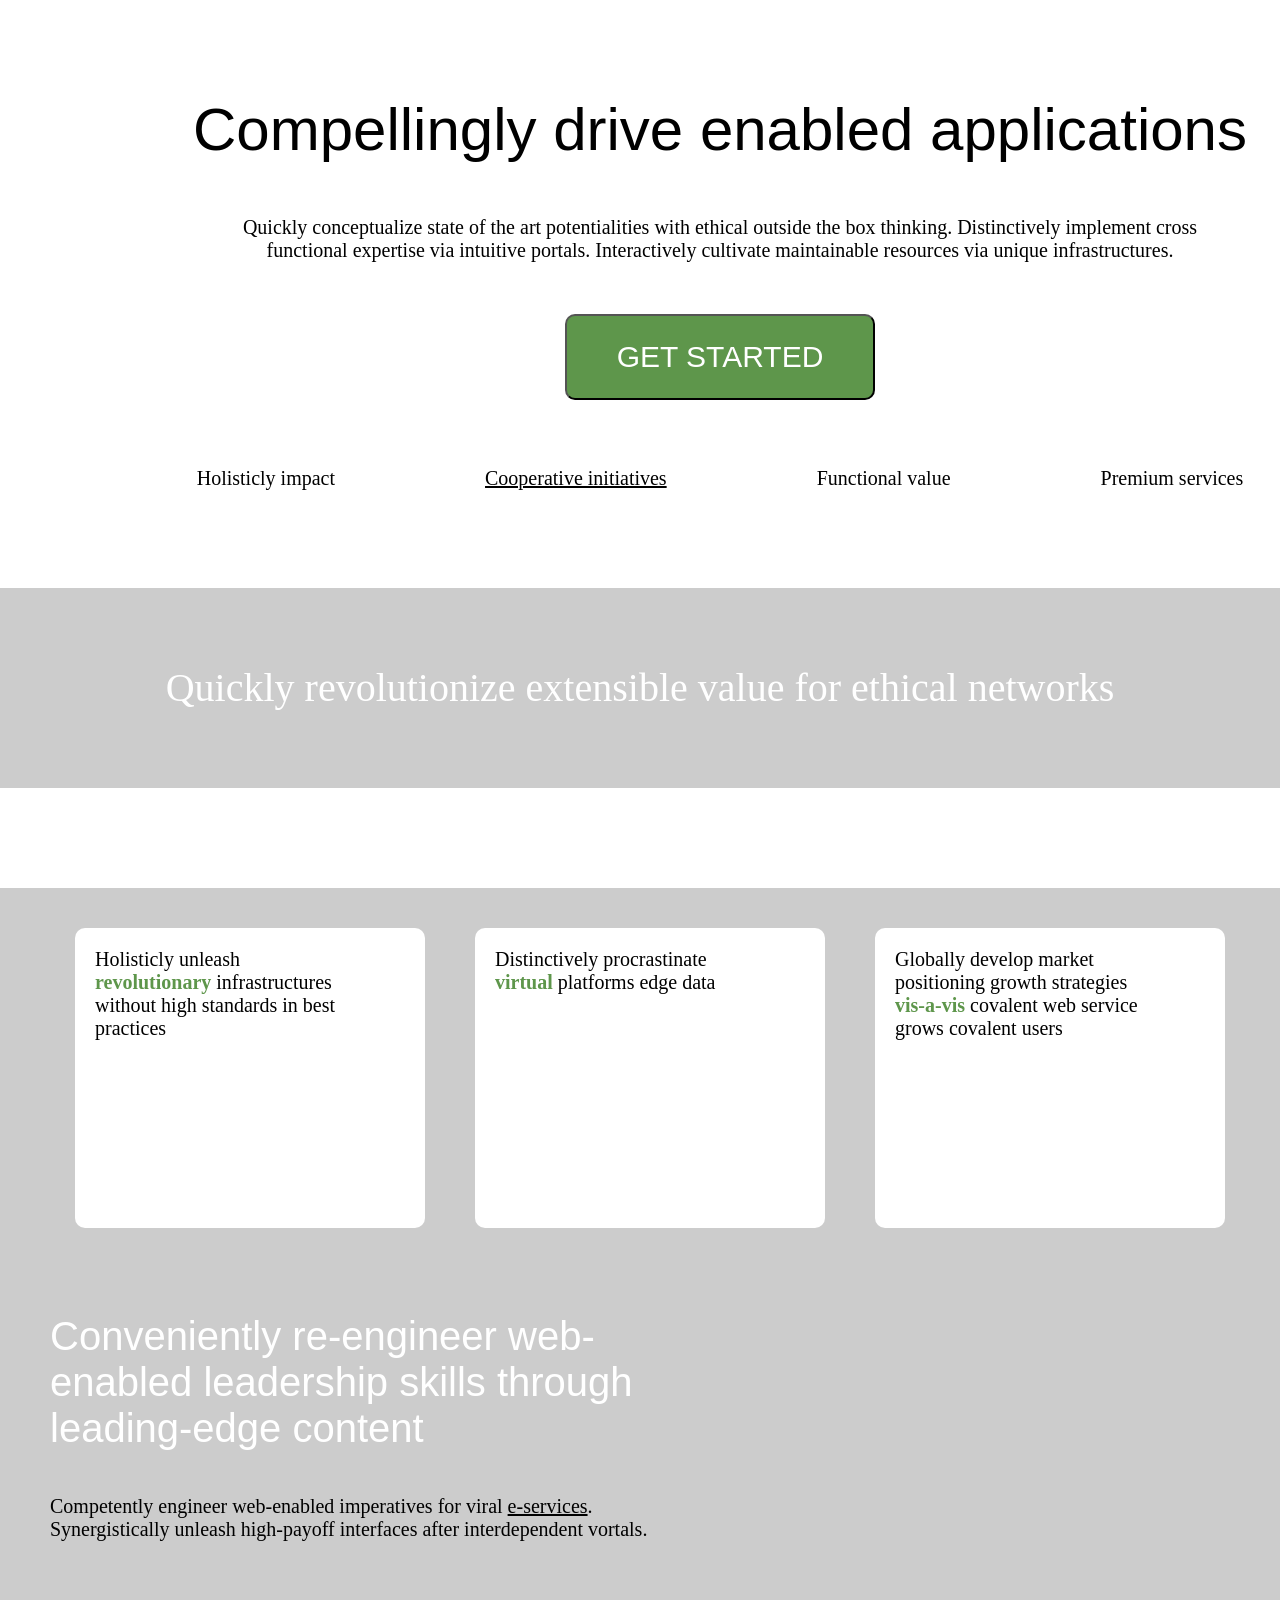
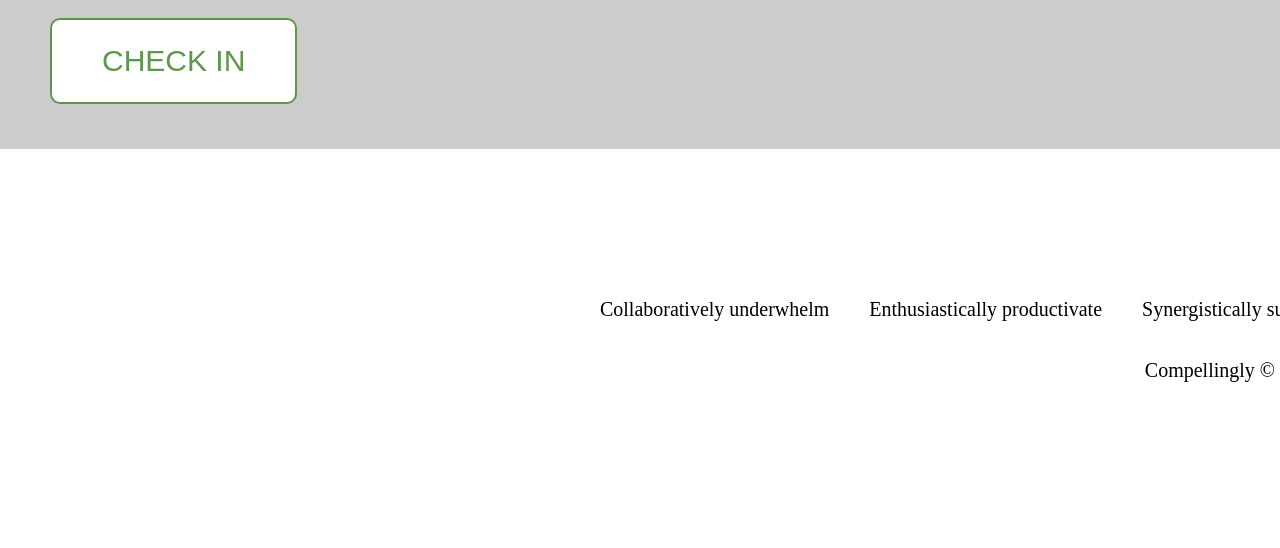
<file: Homeworks/Homework_2/index.html>
<!DOCTYPE html>
<html>
    <head>
        <title>Title</title>
        <meta charset = "utf-8">
        <link rel="stylesheet" href="css/style.css">
    </head>
    <body>
        <header class="block1 container">
            <h1 class="header">Compellingly drive enabled applications</h1>
            <p class="text simple">Quickly conceptualize state of the art potentialities with ethical outside the box thinking. Distinctively implement cross functional expertise via intuitive portals. Interactively cultivate maintainable resources via unique infrastructures.</p>
            <button class="main-button">get started</button>
            <nav class="navi">
                <a class="link simple" href="#">Holisticly impact</a>
                <a class="link decoration-line simple" href="#">Cooperative initiatives</a>
                <a class="link simple" href="#">Functional value</a> 
                <a class="link simple" href="#">Premium services</a>
            </nav>
        </header>
        <main class="main">
            <h2 class="header2">Quickly revolutionize extensible value for ethical networks</h2>
            <div class="block2 container">
                <div class="underblock2"> 
                    <p class="box simple">Holisticly unleash <span class="green-text">revolutionary</span> infrastructures without high standards in best practices</p>
                    <p class="box simple">Distinctively procrastinate <span class="green-text">virtual</span> platforms edge data</p>
                    <p class="box simple">Globally develop market positioning growth strategies <span class="green-text">vis-a-vis</span> covalent web service grows covalent users</p>
                </div> 
                <h3 class="article-header">Conveniently re-engineer web-enabled leadership skills through leading-edge content</h3>  
                <p class="article-text simple">Competently engineer web-enabled imperatives for viral <span class="decoration-line">e-services</span>. Synergistically unleash high-payoff interfaces after interdependent vortals.</p>
                <button class="second-button"> check in </button>
            </div>
        </main>
        <footer class="block3 container">
            <nav class="nav-end">
                <a class="link-end simple" href="#">Collaboratively underwhelm</a> 
                <a class="link-end simple" href="#">Enthusiastically productivate</a> 
                <a class="link-end simple" href="#">Synergistically supply</a> 
            </nav>
            <p class="mark simple">Compellingly © 2021</p>
        </footer>    
    </body>
</html>
</file>
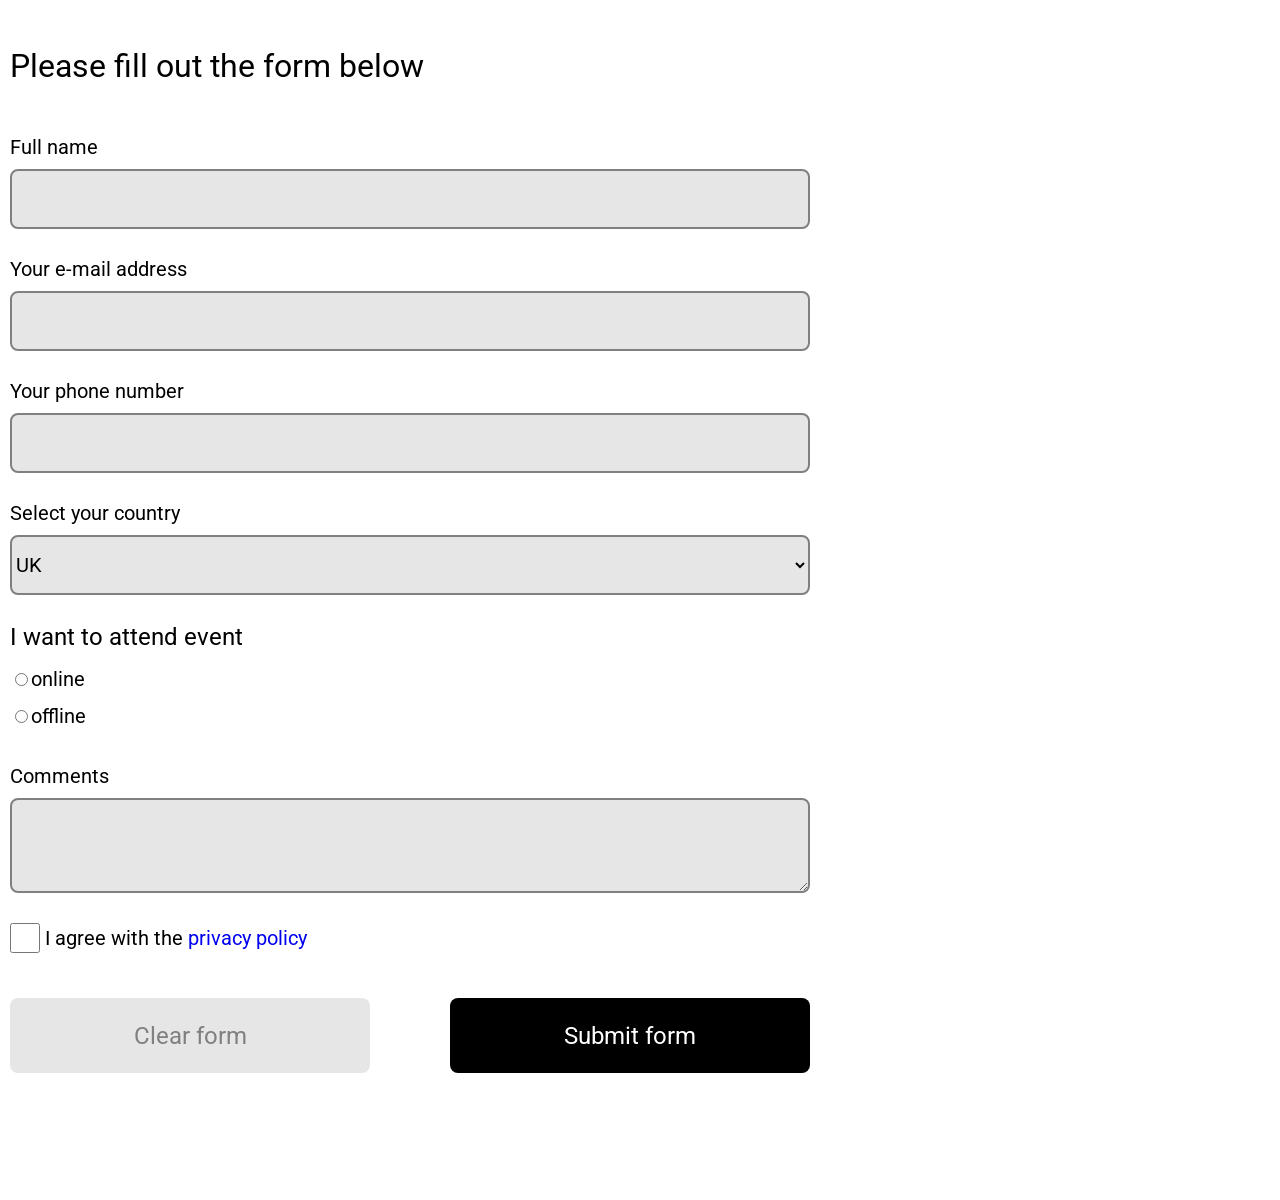
<file: Homeworks/Homework_3/index.html>
<!DOCTYPE html>
<html>
    <head>
        <title>Title</title>
        <meta charset = "utf-8">
        <link rel="stylesheet" href="css/style.css">
        <link rel="preconnect" href="https://fonts.googleapis.com">
        <link rel="preconnect" href="https://fonts.gstatic.com" crossorigin>
        <link href="https://fonts.googleapis.com/css2?family=Roboto&display=swap" rel="stylesheet"> 
    </head>
    <body>
        <div class="form">
            <form action="#" method="#">    
                <legend class="legend">Please fill out the form below</legend>
                <label class="text" for="name">Full name</label>
                <input class="input" id="name" type="text">
                <label class="text" for="mail">Your e-mail address</label>
                <input class="input" id="mail" type="email">
                <label class="text" for="tel">Your phone number</label>
                <input class="input" type="tel" id="tel">
                <label class="text">Select your country</label>
                <select class="input">
                    <option>UK</option>
                    <option>US</option>
                    <option>UA</option>
                    <option>PL</option>
                </select>
                <label class="bigger-text">I want to attend event</label>
                <div class="status">
                    <label><input class="radio online" type="radio" name="status">online</label>
                    <label><input class="radio" type="radio" name="status">offline</label>
                </div>
                <label class="text">Сomments</label>
                <textarea class="input textarea"></textarea>
                <input class="checkbox" type="checkbox" id="privacy">
                <label class="checkbox-text" for="privacy">I agree with the <a href="#">privacy policy</a></label>
                <div class="footer">
                    <input class="button clear" type="reset" value="Clear form">
                    <button class="button" type="submit">Submit form</button>
                </div>
            </form>
        </div>
    </body>
</html>
</file>
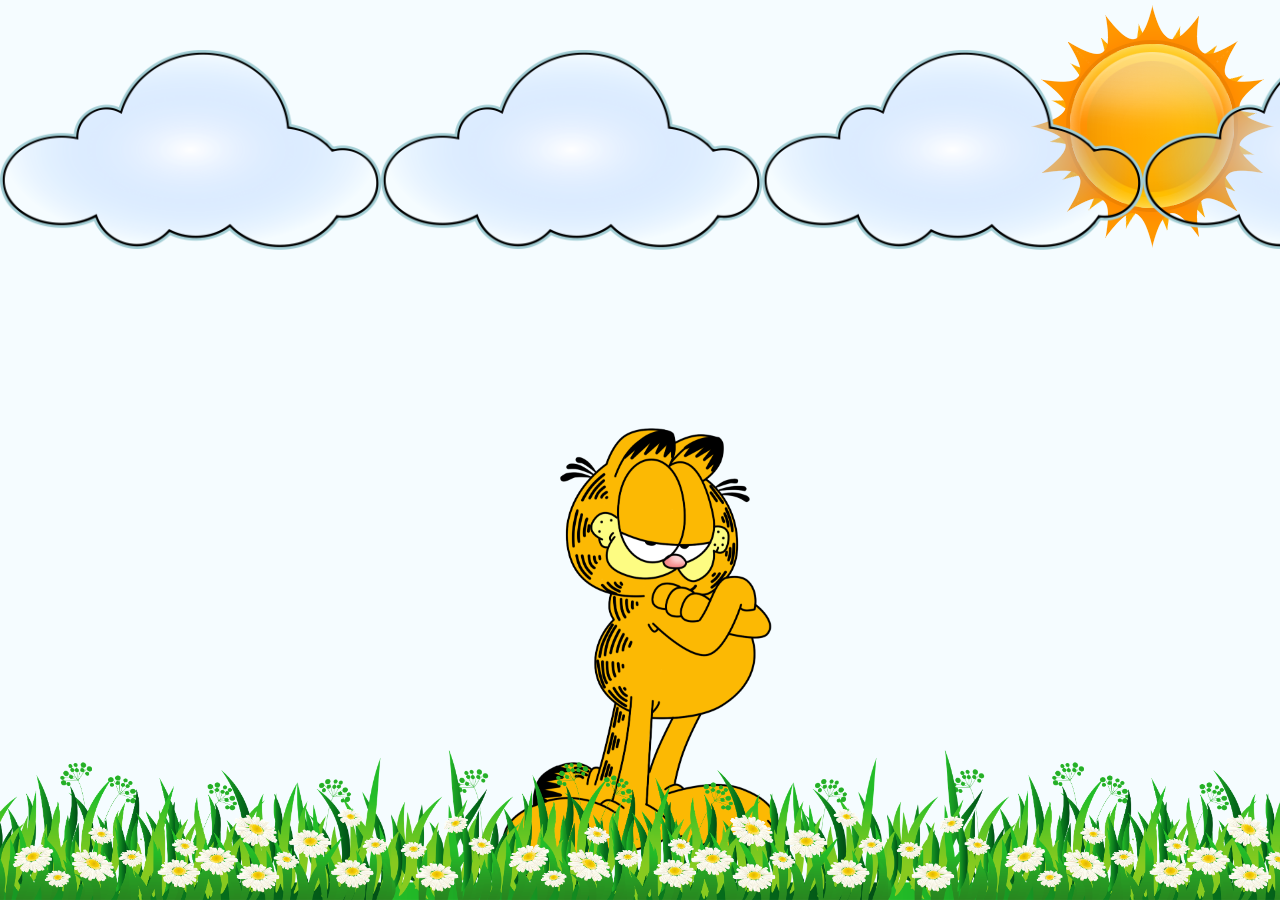
<file: Homeworks/Homework_4/index.html>
<!DOCTYPE html>
<html>
    <head>
        <title>Title</title>
        <meta charset = "utf-8">
        <link rel="stylesheet" href="css/style.css">
    </head>
    <body class="multi-bg">
    </body>
</html>
</file>
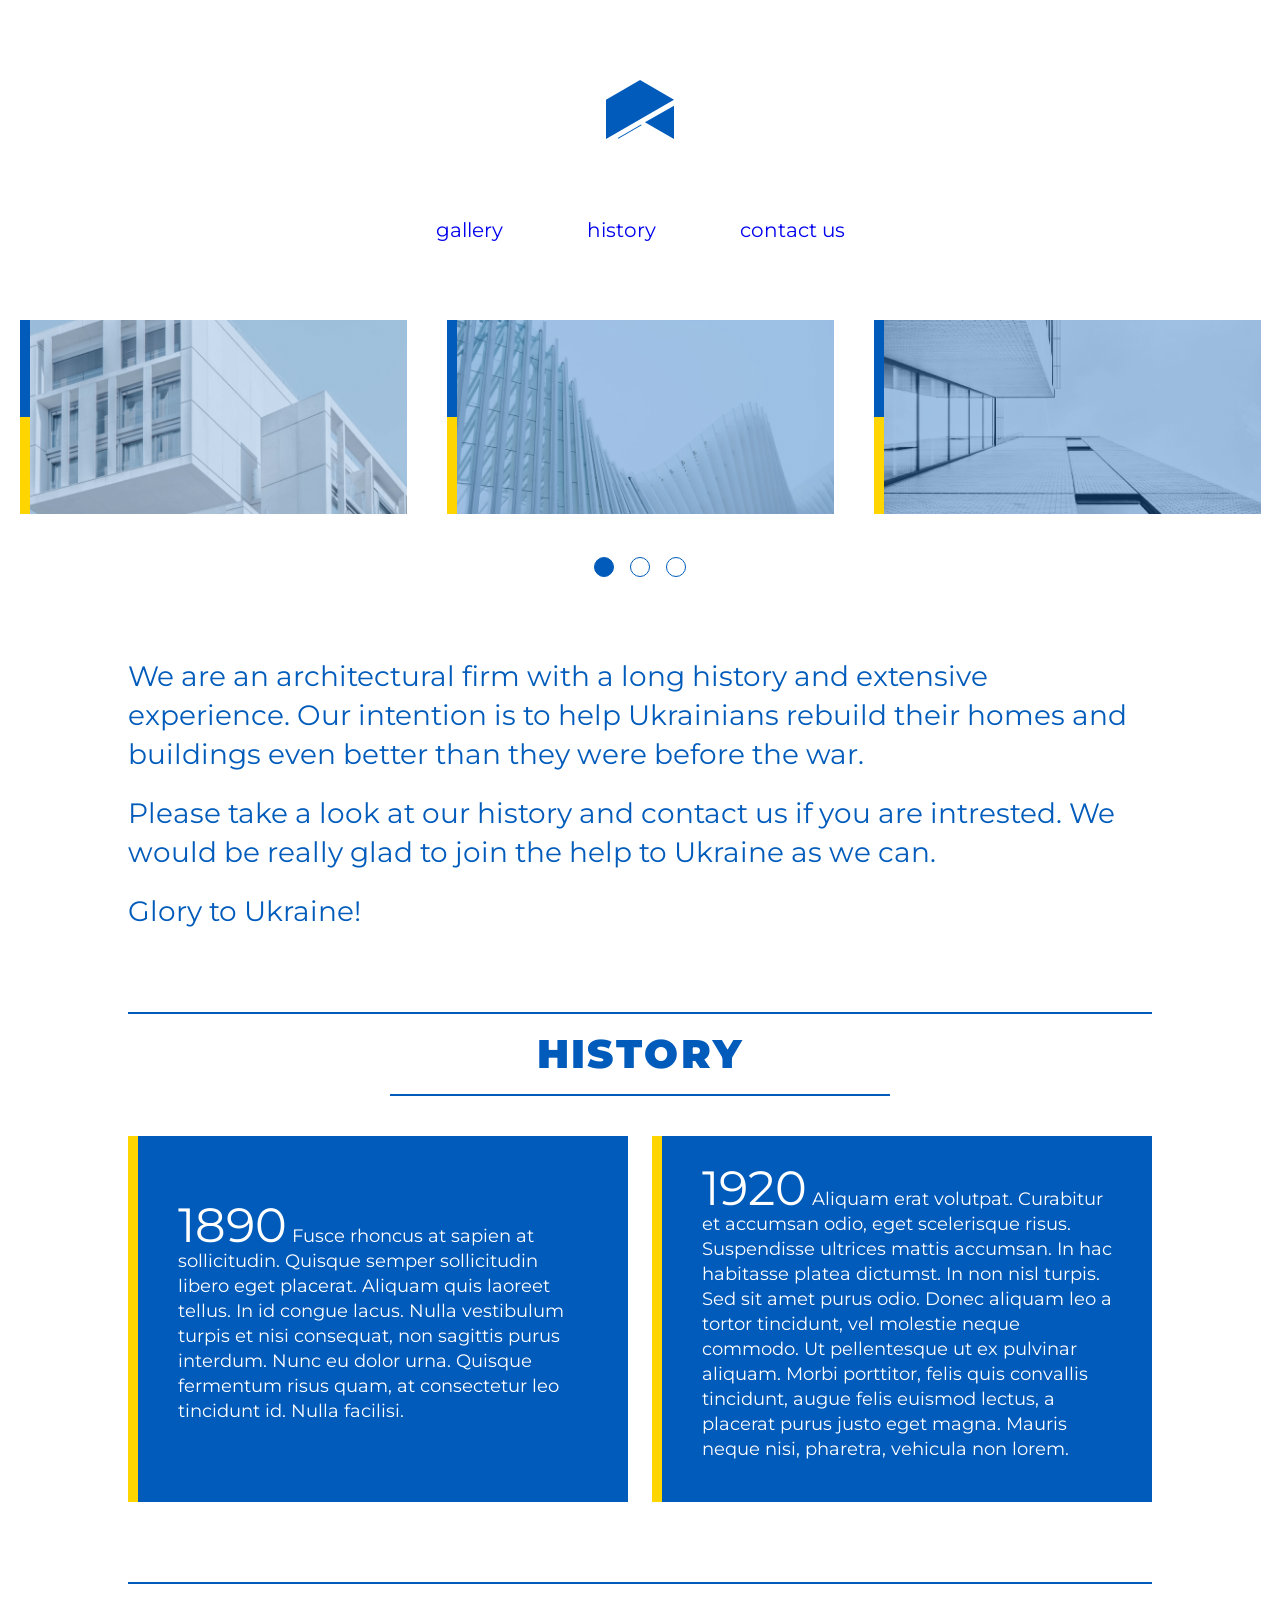
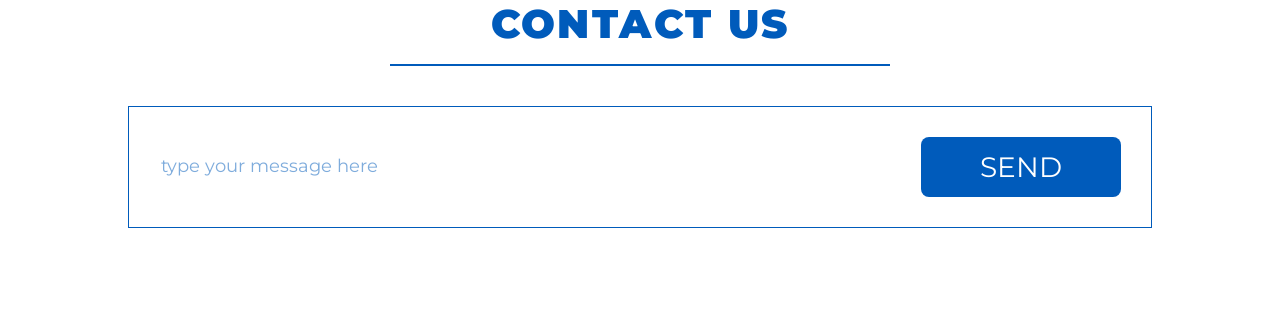
<file: Homeworks/Homework_5/index.html>
<!DOCTYPE html>
<html>
    <head>
        <title>Title</title>
        <meta charset = "utf-8">
        <meta name="viewport" content="width=device-width, initial-scale=1">
        <link rel="stylesheet" href="css/style.css">
        <link rel="stylesheet" type="text/css" href="slick/slick.css"/>
        <link rel="preconnect" href="https://fonts.googleapis.com">
        <link rel="preconnect" href="https://fonts.gstatic.com" crossorigin>
        <link href="https://fonts.googleapis.com/css2?family=Montserrat:wght@400;900&display=swap" rel="stylesheet"> 
    </head>
    <body>
        <header class="container">
            <div class="head" id="head">
                <div class="vector">
                    <svg width="68" height="59" viewBox="0 0 68 59" fill="none" xmlns="http://www.w3.org/2000/svg">
                        <path d="M68 19.6667L34.0557 0L0 19.6667V59L68 19.6667Z" fill="#005BBB"/>
                        <path d="M68 59V25.6334L38.9227 42.2083L68 59Z" fill="#005BBB"/>
                        <path fill-rule="evenodd" clip-rule="evenodd" d="M35.6327 45.366L12.25 58.866L11.75 58L35.1327 44.5L35.6327 45.366Z" fill="#005BBB"/>
                    </svg>
                </div>
                <nav class="navi">
                    <a href="#" class="link">gallery</a>
                    <a href="#" class="link">history</a>
                    <a href="#" class="link">contact us</a>
                </nav>
                <button class="menu" id="menu">
                    <svg width="48" height="31" viewBox="0 0 48 31" fill="none" xmlns="http://www.w3.org/2000/svg">
                        <path d="M0 0H48V5H0V0Z" fill="#005BBB"/>
                        <path d="M0 13H48V18H0V13Z" fill="#005BBB"/>
                        <path d="M48 26H0V31H48V26Z" fill="#005BBB"/>
                    </svg>
                </button>
                <button class="cross" id="cross">
                    <svg width="38" height="39" viewBox="0 0 38 39" fill="none" xmlns="http://www.w3.org/2000/svg">
                        <path fill-rule="evenodd" clip-rule="evenodd" d="M18.9996 15.9646L3.79676 0.761719L0.26123  4.29725L15.4641 19.5001L0.261363 34.7029L3.7969 38.2384L18.9996 23.0357L34.2024 38.2384L37.7379 34.7028L22.5352 19.5001L37.738 4.29726L34.2025 0.761727L18.9996 15.9646Z" fill="white"/>
                    </svg>
                </button>
            </div>
        </header>
        <div class="gallery">
            <div><img src="img/image1.png"></div>
            <div><img src="img/image2.png"></div>
            <div><img src="img/image3.png"></div>
            <div><img src="img/image1.png"></div>
            <div><img src="img/image2.png"></div>
            <div><img src="img/image3.png"></div>
            <div><img src="img/image1.png"></div>
        </div>
        <main class="container">
            <div class="mainText">
                <p class="text">We are an architectural firm with a long history and extensive experience. Our intention is to help Ukrainians rebuild their homes and buildings even better than they were before the war.</p>
                <p class="text">Please take a look at our history and contact us if you are intrested. We would be really glad to join the help to Ukraine as we can.</p>
                <p class="text">Glory to Ukraine!</p> 
            </div>
            <div>
                <h1 class="header">HISTORY</h1>
            </div>
            <div class="boxes">
                <div class="box">
                   <p><span class="number">1890</span> Fusce rhoncus at sapien at sollicitudin. Quisque semper sollicitudin libero eget placerat. Aliquam quis laoreet tellus. In id congue lacus. Nulla vestibulum turpis et nisi consequat, non sagittis purus interdum. Nunc eu dolor urna. Quisque fermentum risus quam, at consectetur leo tincidunt id. Nulla facilisi.</p>
                </div>
                <div class="box">
                   <p><span class="number">1920</span> Aliquam erat volutpat. Curabitur et accumsan odio, eget scelerisque risus. Suspendisse ultrices mattis accumsan. In hac habitasse platea dictumst. In non nisl turpis. Sed sit amet purus odio. Donec aliquam leo a tortor tincidunt, vel molestie neque commodo. Ut pellentesque ut ex pulvinar aliquam. Morbi porttitor, felis quis convallis tincidunt, augue felis euismod lectus, a placerat purus justo eget magna. Mauris neque nisi, pharetra, vehicula non lorem.</p>
                </div>
            </div>
            <div>
                <h2 class="header">CONTACT US</h2>
            </div>    
        </main>
        <footer class="container">
            <form action="#" method="#" class="form">
                <textarea class="comment-field" name="comment" placeholder="type your message here" id="comment01"></textarea>
                <input class="btn" type="submit" value="SEND">
            </form>
        </footer>
        <script type="text/javascript" src="slick/jquery-1.11.0.min.js"></script>
        <script type="text/javascript" src="slick/jquery-migrate-1.2.1.min.js"></script>
        <script type="text/javascript" src="slick/slick.min.js"></script>
        <script type="text/javascript" src="js/script.js"></script>
        <script type="text/javascript">
            $('.gallery').slick({
              dots: true,
              arrows: false,
              infinite: false,
              speed: 300,
              slidesToShow: 3,
              slidesToScroll: 3,
              responsive: [
                {
                  breakpoint: 1199,
                  settings: {
                    slidesToShow: 2,
                    slidesToScroll: 2
                  }
                },
                {
                  breakpoint: 900,
                  settings: {
                    slidesToShow: 1,
                    slidesToScroll: 1
                  }
                }
              ]
            });
        </script>
    </body>
</html>
</file>
<file: Homeworks/Homework_2/css/style.css>
*,
*:before,
*:after {
  box-sizing: border-box;
}
/* http://meyerweb.com/eric/tools/css/reset/ 
   v2.0 | 20110126
   License: none (public domain)
*/

html, body, div, span, applet, object, iframe,
h1, h2, h3, h4, h5, h6, p, blockquote, pre,
a, abbr, acronym, address, big, cite, code,
del, dfn, em, img, ins, kbd, q, s, samp,
small, strike, strong, sub, sup, tt, var,
b, u, i, center,
dl, dt, dd, ol, ul, li,
fieldset, form, label, legend,
table, caption, tbody, tfoot, thead, tr, th, td,
article, aside, canvas, details, embed, 
figure, figcaption, footer, header, hgroup, 
menu, nav, output, ruby, section, summary,
time, mark, audio, video {
  margin: 0;
  padding: 0;
  border: 0;
  font-size: 100%;
  font: inherit;
  vertical-align: baseline;
}
/* HTML5 display-role reset for older browsers */
article, aside, details, figcaption, figure, 
footer, header, hgroup, menu, nav, section {
  display: block;
}
body {
  line-height: 1;
}
ol, ul {
  list-style: none;
}
blockquote, q {
  quotes: none;
}
blockquote:before, blockquote:after,
q:before, q:after {
  content: '';
  content: none;
}
table {
  border-collapse: collapse;
  border-spacing: 0;
}
.container {
  width: 1440px;
  margin: 0 auto;
}
.simple {
  font-family: 'Times New Roman';
  font-style: normal;
  font-weight: 400;
  font-size: 20px;
}
.header {
  width: 1055px;
  height: 69px;
  font-family: 'Arial';
  font-style: normal;
  text-align: center;
  font-weight: 400;
  font-size: 60px;
  margin: 0 auto;
  margin-top: 100px;
  margin-bottom: 47px;
}
.text {
  width: 1024px;
  height: 46px;
  line-height: 23px;
  text-align: center;
  margin: 0 auto;
  margin-bottom: 52px;
}
.main-button {
  margin: 0 auto;
  display: block;
  padding: 24px 50px;
  color: white;
  font-size: 30px;
  text-transform: uppercase;
  text-align: center;
  font-family: 'Arial';
  font-style: normal;
  font-weight: 400;
  border-radius: 10px;
  background: #5E964B;
  margin-bottom: 68px;
}
.link {
  display: inline-block;
  text-decoration: none;
  text-align: center;
  color: #000;
  padding-left: 73px;
  padding-right: 73px;
  margin: 0 auto;
  margin-bottom: 100px;
}
.navi {
  text-align: center;
}
.decoration-line {
  text-decoration: underline;
}
.header2 {
  font-family: 'Times New Roman';
  font-style: normal;
  text-align: center;
  font-weight: 400;
  font-size: 40px;
  line-height: 46px;
  color: #FFFFFF;
  background: #CCCCCC;
  padding: 77px 0;
  margin-bottom: 100px;
}
.block2 {
  background: #CCCCCC;
  height: 861px;
  width: 1300px;
  margin: 0 auto;
  margin-bottom: 150px;
}
.underblock2 {
  display: flex;
  justify-content: center;
}
.box {
  width: 350px;
  height: 300px;
  margin: 40px 25px 85px;
  padding: 20px 70px 20px 20px;
  background: #FFFFFF;
  border-radius: 10px;
  line-height: 23px;
}
.green-text {
  color: #5E964B;
  font-weight: 700;
}
.article-header {
  width: 600px;
  font-family: 'Arial';
  font-style: normal;
  font-weight: 400;
  font-size: 40px;
  line-height: 46px;
  color: #FFFFFF;
  margin-left: 50px;
  margin-bottom: 44px;
}
.article-text {
  width: 600px;
  line-height: 23px;
  margin-left: 50px;
  margin-bottom: 77px;
}
.second-button {
  display: block;
  padding: 24px 50px;
  color: #5E964B;
  font-family: 'Arial';
  font-style: normal;
  font-weight: 400;
  font-size: 30px;
  text-transform: uppercase;
  text-align: center;
  background: #FFFFFF;
  border: 2px solid #5E964B;
  border-radius: 10px;
  margin-left: 50px;
}

.nav-end {
  display: flex;
  justify-content: flex-end;
  margin-right: 100px;
}
.link-end {
  text-decoration: none;
  color: #000;
  padding-left: 20px;
  padding-right: 20px;
  margin-bottom: 40px;
}
.mark {
  line-height: 23px;
  text-align: right;
  margin-right: 120px;
  margin-bottom: 166px;
  
}
</file>
<file: Homeworks/Homework_3/css/style.css>
*,
*:before,
*:after {
  box-sizing: border-box;
}
/* http://meyerweb.com/eric/tools/css/reset/ 
   v2.0 | 20110126
   License: none (public domain)
*/

html, body, div, span, applet, object, iframe,
h1, h2, h3, h4, h5, h6, p, blockquote, pre,
a, abbr, acronym, address, big, cite, code,
del, dfn, em, img, ins, kbd, q, s, samp,
small, strike, strong, sub, sup, tt, var,
b, u, i, center,
dl, dt, dd, ol, ul, li,
fieldset, form, label, legend,
table, caption, tbody, tfoot, thead, tr, th, td,
article, aside, canvas, details, embed, 
figure, figcaption, footer, header, hgroup, 
menu, nav, output, ruby, section, summary,
time, mark, audio, video {
  margin: 0;
  padding: 0;
  border: 0;
  font-size: 100%;
  font: inherit;
  vertical-align: baseline;
}
/* HTML5 display-role reset for older browsers */
article, aside, details, figcaption, figure, 
footer, header, hgroup, menu, nav, section {
  display: block;
}
body {
  line-height: 1;
}
ol, ul {
  list-style: none;
}
blockquote, q {
  quotes: none;
}
blockquote:before, blockquote:after,
q:before, q:after {
  content: '';
  content: none;
}
table {
  border-collapse: collapse;
  border-spacing: 0;
}
.form {
  height: 1200px;
  width: 1440px;
  font-size: 20px;
  font-weight: 400;
  font-family: "Roboto";
  padding-top: 50px;
  padding-left: 10px;
}
.legend {
  font-size: 32px;
  padding-bottom: 55px;
}
.text {
  display: block;
  margin-bottom: 12px;
}
.input {
  display: block;
  width: 800px;
  height: 60px;
  font-size: 20px;
  font-weight: 400;
  font-family: "Roboto";
  border-radius: 8px;
  background-color: #e6e6e6;
  border: 2px solid #808080;
  margin-bottom: 30px;
}
.bigger-text {
  display: block;
  font-size: 24px;
  margin-bottom: 20px;
}
.status {
  display: flex;
  flex-direction: column;
  margin-bottom: 40px;
}
.online {
  margin-bottom: 20px;
}
.button {
  font-size: 24px;
  color: #ffffff;
  font-family: "Roboto";
  width: 360px;
  height: 75px;
  border-radius: 8px;
  background-color: #000000;
  border: 0px solid #808080;
}
.clear {
  color: #808080;
  background-color: #e6e6e6;
  margin-right: 80px;
}
.footer {
  display: flex;
}
.checkbox {
  width: 30px;
  height: 30px;
  margin: 0;
  margin-bottom: 45px;
  vertical-align: top;
}
.checkbox-text {
  vertical-align: top;
  line-height: 30px;
}
a {
  text-decoration: none;
}
.textarea {
  min-height: 95px;
}
</file>
<file: Homeworks/Homework_4/css/style.css>
*,
*:before,
*:after {
  box-sizing: border-box;
}
/* http://meyerweb.com/eric/tools/css/reset/ 
   v2.0 | 20110126
   License: none (public domain)
*/

html, body, div, span, applet, object, iframe,
h1, h2, h3, h4, h5, h6, p, blockquote, pre,
a, abbr, acronym, address, big, cite, code,
del, dfn, em, img, ins, kbd, q, s, samp,
small, strike, strong, sub, sup, tt, var,
b, u, i, center,
dl, dt, dd, ol, ul, li,
fieldset, form, label, legend,
table, caption, tbody, tfoot, thead, tr, th, td,
article, aside, canvas, details, embed, 
figure, figcaption, footer, header, hgroup, 
menu, nav, output, ruby, section, summary,
time, mark, audio, video {
  margin: 0;
  padding: 0;
  border: 0;
  font-size: 100%;
  font: inherit;
  vertical-align: baseline;
}
/* HTML5 display-role reset for older browsers */
article, aside, details, figcaption, figure, 
footer, header, hgroup, menu, nav, section {
  display: block;
}
body {
  line-height: 1;
  height: 100vh; 
  margin: 0;
}
ol, ul {
  list-style: none;
}
blockquote, q {
  quotes: none;
}
blockquote:before, blockquote:after,
q:before, q:after {
  content: '';
  content: none;
}
table {
  border-collapse: collapse;
  border-spacing: 0;
}
.multi-bg {
  background-image: url("../img/cloud.png"), url("../img/sun.png"), url("../img/grass.png"), url("../img/cat.png");
  background-color:  #f5fcff;
  background-size: auto 200px, auto, auto 150px, auto 500px;
  background-repeat: repeat-x, no-repeat, repeat-x, no-repeat;
  background-position: 0 50px, top right, bottom, center bottom;
}
</file>
<file: Homeworks/Homework_5/css/style.css>
*,
*:before,
*:after {
  box-sizing: border-box;
}
/* http://meyerweb.com/eric/tools/css/reset/ 
   v2.0 | 20110126
   License: none (public domain)
*/

html, body, div, span, applet, object, iframe,
h1, h2, h3, h4, h5, h6, p, blockquote, pre,
a, abbr, acronym, address, big, cite, code,
del, dfn, em, img, ins, kbd, q, s, samp,
small, strike, strong, sub, sup, tt, var,
b, u, i, center,
dl, dt, dd, ol, ul, li,
fieldset, form, label, legend,
table, caption, tbody, tfoot, thead, tr, th, td,
article, aside, canvas, details, embed, 
figure, figcaption, footer, header, hgroup, 
menu, nav, output, ruby, section, summary,
time, mark, audio, video {
  margin: 0;
  padding: 0;
  border: 0;
  font-size: 100%;
  font: inherit;
  vertical-align: baseline;
}
/* HTML5 display-role reset for older browsers */
article, aside, details, figcaption, figure, 
footer, header, hgroup, menu, nav, section {
  display: block;
}
body {
  line-height: 1;
  color: #005BBB;
  font-family: 'Montserrat', sans-serif;
}
ol, ul {
  list-style: none;
}
blockquote, q {
  quotes: none;
}
blockquote:before, blockquote:after,
q:before, q:after {
  content: '';
  content: none;
}
table {
  border-collapse: collapse;
  border-spacing: 0;
}
.container {
  max-width: 1024px;
  margin: 0 auto;
}
.head {
  padding-top: 80px;
  position: relative;
}
.vector {
  height: 60px;
  display: block;
  text-align: center;
  margin-bottom: 80px;
}
.navi {
 margin: 0 0 80px;
 text-align: center;
}
.menu, .cross {
  display: none;
  border: 0;
  background: 0;
  padding: 0;
}
.link {
  margin: 0 40px;
  font-size: 20px;
  text-decoration: none;
}
.link:hover {
  text-decoration: underline;
}
.mainText {
  margin-bottom: 80px;
  font-size: 28px;
  line-height: 140%;
}
.text {
  margin-bottom: 20px;
}
.header {
  font-weight: 900;
  font-size: 40px;
  line-height: 80px;
  text-align: center;
  letter-spacing: 0.06em;
  margin-bottom: 40px;
}
.header:before {
  content: "";
  display: block;
  max-width: 1024px;
  border: 1px solid;
}
.header:after {
  content: "";
  display: block;
  margin: 0 auto;
  max-width: 500px;
  border: 1px solid;
}
.boxes {
  margin-bottom: 80px;
  display: flex;
  justify-content: space-between;
}
.box {
  flex: 0 0 500px;
  font-size: 18px;
  line-height: 25px;
  color: #FFFFFF;
  background: #005BBB;
  padding: 40px;
  border-left: 10px solid #FFD500;
  display: flex;
  align-items: center;
}
.number {
  font-size: 48px;
}
.form {
  border: 1px solid #005BBB;
  max-width: 1024px;
  margin: 0 auto 100px;
  padding: 30px;
  display: flex;
  justify-content: space-between;
  flex-wrap: wrap;
}
.comment-field {
  font-size: 18px;
  flex: 1 1 0;
  border: none;
  resize: none;
  padding: 18px 2px 0;
  outline: none;
}
::placeholder {
  opacity: 0.5;
  font-size: 18px;
  font-family: 'Montserrat';
  border: none;
  color: #005BBB;
}
.label-block {
  color: #005BBB;
}
.btn {
  font-size: 28px;
  color: #fff;
  width: 200px;
  height: 60px;
  background: #005BBB;
  border: none;
  border-radius: 8px;
  cursor: pointer;
  font-family: 'Montserrat';
  font-weight: 400;
}
.gallery {
  max-width: 1280px;
  margin: 0 auto 80px;
}
.slick-slide img {
  width: 100%;
}
.slick-slide {
  position: relative;
  border: solid #fff;
  border-width: 0 20px;
}
.slick-slide:before {
  content: "";
  position: absolute;
  width: 100%;
  height: 100%;
  background: linear-gradient(0deg, rgba(0, 91, 187, 0.2), rgba(0, 91, 187, 0.2));
  border-left-width: 10px;
  border-left-style: solid;
  border-image: linear-gradient(to bottom, #005BBB 50%, #FFD500 50%) 1 1;
}
.slick-dots {
  display: flex;
  justify-content: center;
  margin: 40px 0 0;
}
.slick-dots button {
  width: 20px;
  height: 20px;
  border: 1px solid #005BBB;
  border-radius: 50%;
  font-size: 0;
  margin: 0 8px;
  background: #fff;
}
.slick-dots .slick-active button {
  background: #005BBB;
}
@media only screen
and (max-width: 1199px) {
  .container {
    padding: 0 60px;
  }
  .mainText {
    font-size: 24px;
  }
  .header {
    font-size: 30px;
    line-height: 70px;
  }
  .boxes {
    display: block;
    margin-bottom: 100px;
    }
  .box {
    margin-bottom: 28px;
  }
  .gallery {
    max-width: 1024px;
    padding: 0 40px;
  }
}
@media only screen
and (max-width: 1024px) {
  .gallery {
    padding-top: 188px;
  }
  .head {
    position: absolute;
    top: 0;
    left: 0;
    width: 100%;
    padding: 48px 60px 0;
    z-index: 10;
  }
  .vector {
    text-align: left;
    margin-bottom: 120px;
  }
  .menu,
  .cross {
    display: block;
    position: absolute;
    top: 58px;
    right: 60px;
  }
  .cross {
    display: none;
  }
  .navi {
    display: none;
  }
  .open.head {
    background: #005BBB;
  }
  .open .vector svg * {
    fill: #fff;
  }
  .open .menu {
    display: none;
  }
  .open .cross {
    display: block;
  }
  .open .navi {
    display: block;
    text-align: left;
    margin: 0;
    padding-bottom: 72px;

  }
  .open .link {
    display: block;
    color: #fff;
    margin: 0 0 48px;
  }
}
@media only screen
and (max-width: 900px) {
  .container {
    padding: 0 20px;
  }
  .mainText {
    font-size: 15px;
    margin-bottom: 48px;
  }
  .header {
    font-size: 20px;
    line-height: 55px;
    margin-bottom: 24px;
  }
  .header:after {
    max-width: unset;
  }
  .box {
    font-size: 16px;
    padding: 30px;
    margin-bottom: 24px;
  }
  .boxes {
    margin-bottom: 48px;
  }
  .number {
    display: block;
    font-size: 24px;
  }
  .form {
    padding: 20px;
    margin-bottom: 100px;
    display: block;
    position: relative;
  }
  .btn {
    position: absolute;
    left: 0;
    bottom: -80px;
    width: 100%;
    margin: 0;
  }
  .comment-field {
    width: 100%;
    height: 110px;
    text-align: center;
    padding: 0;
  }
  .gallery {
    padding: 0 0 48px;
    margin: 0 -20px;
  }
  .slick-dots button {
  width: 10px;
  height: 10px;
  margin: 0 4px;
  }
  .slick-dots {
    margin-top: 24px;
  }
  .open.head {
    min-height: 100vh;
    position: fixed;
  }
  .vector svg {
    width: 54px;
    height: 47px;
  }
  .vector {
    margin-bottom: 48px;
  }
  .head {
    padding: 20px 20px 0;
  }
  .cross,
  .menu {
    top: 20px;
    right: 20px;
  }
  .vector {
    display: none;
  }
  .open .vector {
    display: block;
  }
  .menu svg * {
  fill: #fff;
  }
}
</file>
